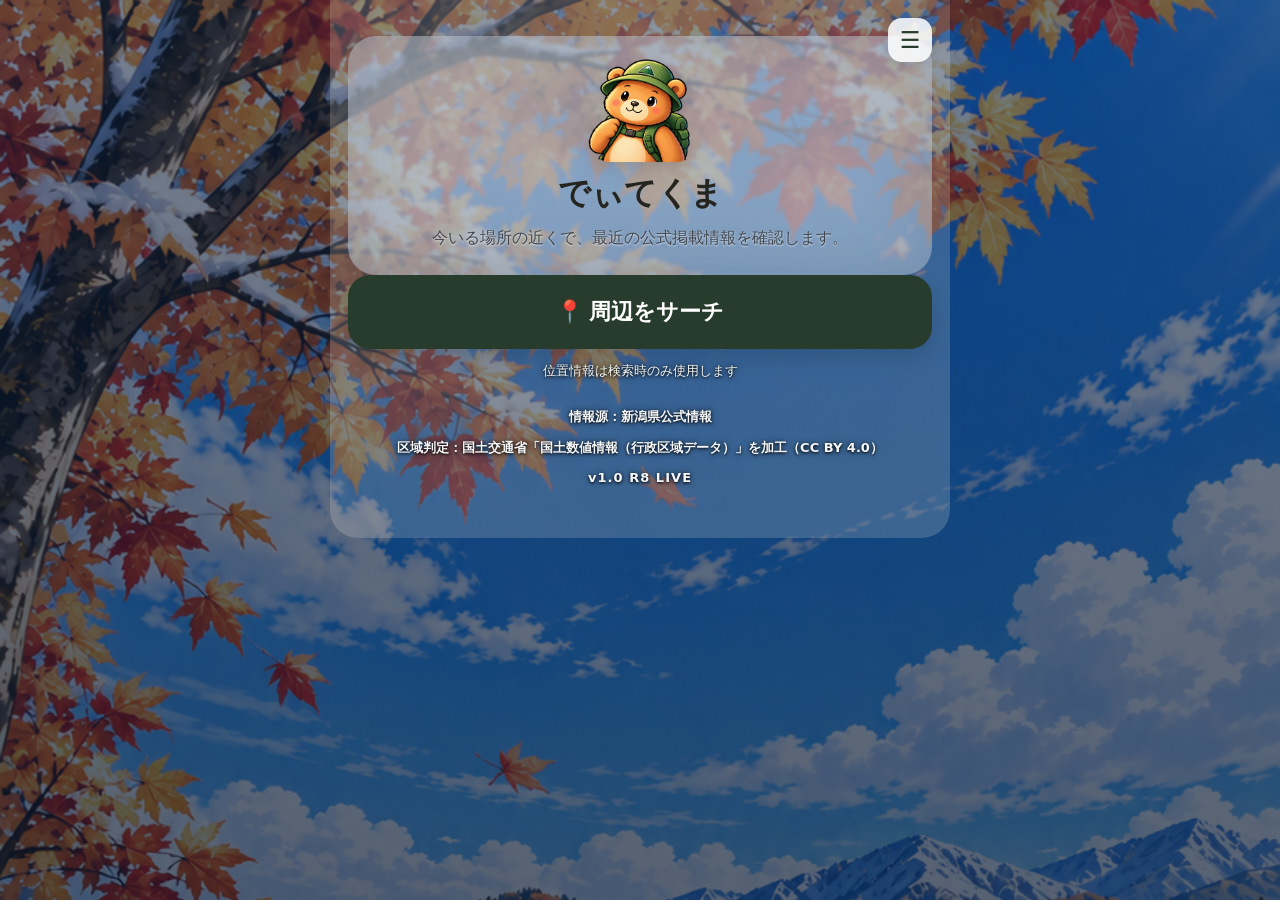
<file: index.html>
<!doctype html><html lang="ja"><head><meta charset="utf-8"><meta name="viewport" content="width=device-width,initial-scale=1,viewport-fit=cover"><meta name="theme-color" content="#f6f2e8"><meta name="application-name" content="でぃてくま"><meta name="mobile-web-app-capable" content="yes"><title>でぃてくま</title><link rel="manifest" href="/kuma-navi/manifest.webmanifest"><link rel="apple-touch-icon" href="./山歩きくまのアプリアイコン.png"><link rel="stylesheet" href="./style.css?v=20261003-18"></head><body data-reaction="normal"><main class="app"><details class="app-menu"><summary aria-label="メニュー">☰</summary><nav><a href="./privacy.html">プライバシーポリシー</a></nav></details><header><div class="bear"><img src="./assetsditekumaditekuma-normal.png" alt="でぃてくま君"></div><h1>でぃてくま</h1><p>今いる場所の近くで、<span class="nowrap">最近の公式掲載情報を確認します。</span></p></header><button id="searchBtn" class="search">📍 周辺をサーチ</button><p class="privacy">位置情報は検索時のみ使用します</p><section id="status" class="status hidden" aria-live="polite"></section><section id="results" class="results hidden"><h2>周辺の公式掲載情報</h2><div class="grid"><article><span>24時間・1km</span><strong id="r24">―</strong></article><article><span>7日・3km</span><strong id="r7">―</strong></article><article><span>30日・5km</span><strong id="r30">―</strong></article></div><div class="sighting-summaries"><article class="nearest"><span>最新の公式掲載情報</span><strong id="latest">―</strong><small id="latestDetail"></small></article><article class="nearest"><span>最寄りの公式掲載情報</span><strong id="nearest">―</strong><small id="nearestDetail"></small></article></div><p id="dataFreshness" class="freshness">取得データの更新日時：―</p><p class="notice">掲載情報がないことは、<span class="nowrap">クマがいないことを保証するものでは<br class="mobile-break">ありません。</span></p></section><footer><p>情報源：新潟県公式情報</p><p>区域判定：国土交通省「国土数値情報（行政区域データ）」を加工（CC BY 4.0）</p><p class="mode">v1.0 R8 LIVE</p></footer></main><script src="./app.js?v=20261003-31"></script></body></html>
</file>
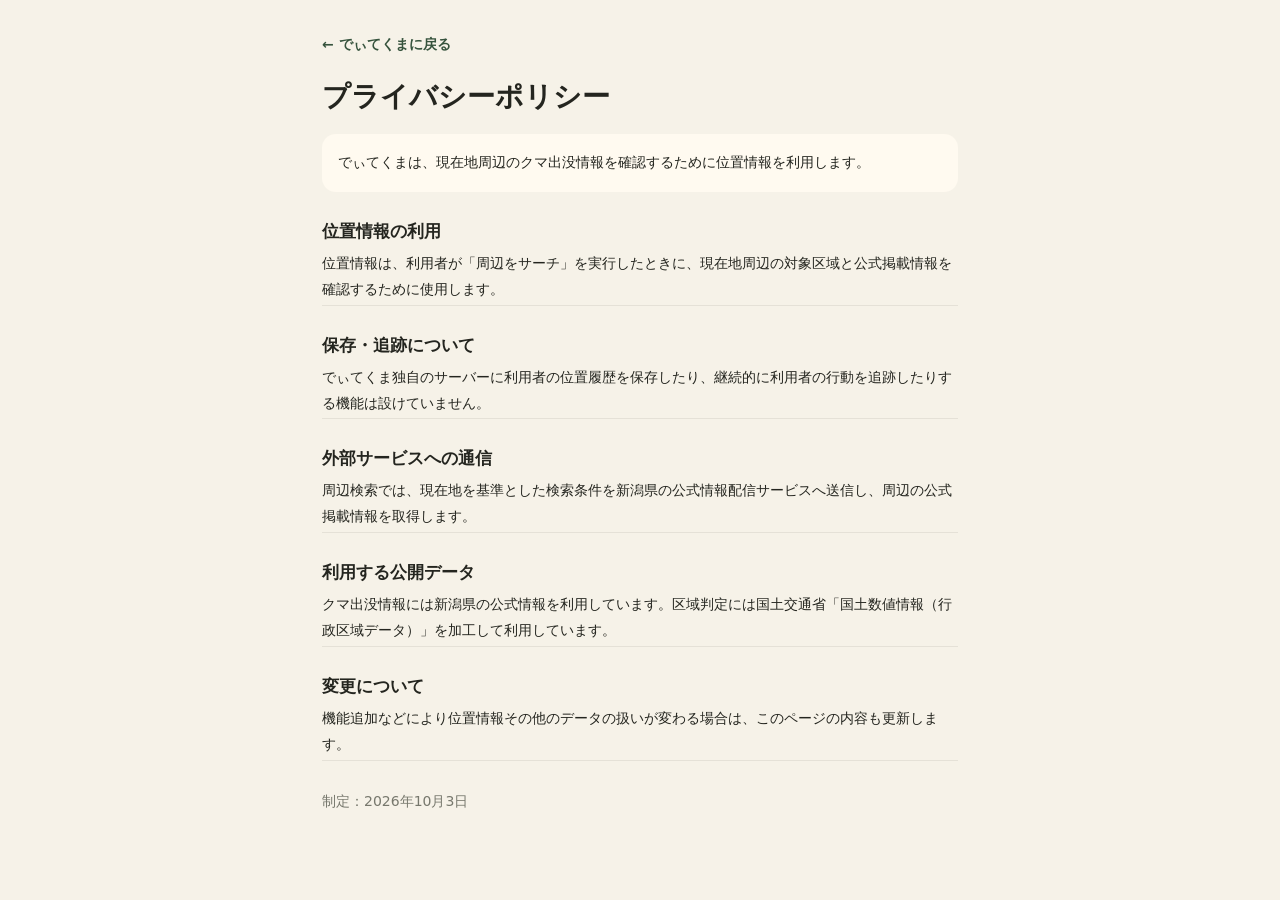
<file: privacy.html>
<!doctype html>
<html lang="ja">
<head>
<meta charset="utf-8">
<meta name="viewport" content="width=device-width,initial-scale=1,viewport-fit=cover">
<meta name="theme-color" content="#f6f2e8">
<title>プライバシーポリシー｜でぃてくま</title>
<link rel="stylesheet" href="./style.css?v=20261003-18">
</head>
<body class="policy-page">
<main class="policy">
<a class="policy-back" href="./">← でぃてくまに戻る</a>
<h1>プライバシーポリシー</h1>
<p class="policy-lead">でぃてくまは、現在地周辺のクマ出没情報を確認するために位置情報を利用します。</p>
<section>
<h2>位置情報の利用</h2>
<p>位置情報は、利用者が「周辺をサーチ」を実行したときに、現在地周辺の対象区域と公式掲載情報を確認するために使用します。</p>
</section>
<section>
<h2>保存・追跡について</h2>
<p>でぃてくま独自のサーバーに利用者の位置履歴を保存したり、継続的に利用者の行動を追跡したりする機能は設けていません。</p>
</section>
<section>
<h2>外部サービスへの通信</h2>
<p>周辺検索では、現在地を基準とした検索条件を新潟県の公式情報配信サービスへ送信し、周辺の公式掲載情報を取得します。</p>
</section>
<section>
<h2>利用する公開データ</h2>
<p>クマ出没情報には新潟県の公式情報を利用しています。区域判定には国土交通省「国土数値情報（行政区域データ）」を加工して利用しています。</p>
</section>
<section>
<h2>変更について</h2>
<p>機能追加などにより位置情報その他のデータの扱いが変わる場合は、このページの内容も更新します。</p>
</section>
<p class="policy-date">制定：2026年10月3日</p>
</main>
</body>
</html>
</file>
<file: style.css>
:root{font-family:system-ui,-apple-system,"Noto Sans JP",sans-serif;color:#24251f;background:#f6f2e8}*{box-sizing:border-box}body{margin:0}.app{max-width:620px;margin:auto;padding:36px 18px 40px;text-align:center}header{padding:14px 8px 24px}.bear{display:flex;justify-content:center;align-items:center;line-height:1}.bear img{display:block;width:112px!important;height:112px!important;max-width:112px!important;max-height:112px!important;min-width:0;min-height:0;aspect-ratio:1/1;object-fit:contain;filter:drop-shadow(0 5px 10px #0002)}h1{font-size:32px;margin:10px 0 8px}header p{color:#626358;margin:0;line-height:1.7}.search{width:100%;border:0;border-radius:22px;padding:22px;font-size:22px;font-weight:800;background:#283c2d;color:white;box-shadow:0 8px 22px #0002}.search:active{transform:scale(.99)}.search:disabled{opacity:.65}.privacy,.status,footer{font-size:13px;color:#77786d}.status{margin:22px 0;background:#fffaf0;border-radius:14px;padding:12px}.hidden{display:none}.results{text-align:left}.results h2{font-size:17px}.grid{display:grid;grid-template-columns:repeat(3,1fr);gap:8px}.grid article,.nearest{background:white;border-radius:16px;padding:14px 8px;text-align:center;box-shadow:0 2px 10px #0000000c}.grid span,.nearest span{display:block;font-size:12px;color:#666}.grid strong{display:block;font-size:25px;margin-top:5px}.nearest{margin-top:10px;padding:18px}.nearest strong{display:block;font-size:20px;margin:8px}.nearest small{display:block;color:#666}.notice{font-size:12px;color:#777;line-height:1.6;margin:14px 5px}footer{margin-top:28px}.mode{font-weight:700;letter-spacing:.08em}
@media(max-width:600px){.app{padding-top:20px}header{padding:4px 8px 16px}.bear img{width:96px!important;height:96px!important;max-width:96px!important;max-height:96px!important;border-radius:24px}h1{font-size:29px;margin:6px 0}header p{font-size:14px;line-height:1.55}.search{padding:19px}.privacy{margin:10px 0}.status{margin:12px 0}.results h2{margin:16px 0 10px}.nearest{padding:15px}.notice{margin-bottom:6px}}

/* Ditekuma mascot: hard size constraints for mobile/PWA */
.bear{width:112px;height:112px;margin:0 auto;overflow:visible;flex:none}
.bear img{width:112px!important;height:112px!important;max-width:112px!important;max-height:112px!important;min-width:0!important;min-height:0!important;object-fit:contain;object-position:center;flex:none}
@media(max-width:600px){.bear{width:96px;height:96px}.bear img{width:96px!important;height:96px!important;max-width:96px!important;max-height:96px!important}}

/* Japanese mobile line wrapping */
.nowrap{white-space:nowrap}.nearest strong{line-break:strict;word-break:keep-all;overflow-wrap:normal}.notice{line-break:strict;word-break:normal}
@media(max-width:600px){header p{font-size:13.5px}.nearest strong{font-size:18px;white-space:nowrap}.notice{font-size:11.5px}}
@media(max-width:390px){.nowrap{white-space:normal}.nearest strong{font-size:17px}}

.mobile-break{display:none}@media(max-width:600px){.mobile-break{display:block}}

/* Ditekuma reaction states: visual shell; dedicated mascot assets can replace the shared image later */
.bear{position:relative;transition:transform .25s ease,filter .25s ease}
body[data-reaction="notice"] .bear{transform:scale(1.02)}
body[data-reaction="caution"] .bear{transform:scale(1.05)}
body[data-reaction="strong"] .bear{transform:scale(1.07);filter:contrast(1.05)}
body[data-reaction="notice"] .status{border-left:4px solid #4f86a6}body[data-reaction="caution"] .status{border-left:4px solid #c99525}body[data-reaction="strong"] .status{border-left:4px solid #b94b42}
@media(prefers-reduced-motion:reduce){.bear{transition:none}}

/* Hidden developer reaction test panel */
.reaction-test{margin:24px 0 0;padding:14px;background:#fffaf0;border:1px dashed #aaa;border-radius:16px;font-size:12px}.reaction-test strong{display:block;margin-bottom:10px}.reaction-test div{display:grid;grid-template-columns:repeat(2,1fr);gap:7px}.reaction-test button{border:1px solid #d4d0c4;background:white;border-radius:10px;padding:9px;font-weight:700;color:#34352f}.reaction-test button.active{outline:2px solid #283c2d}.reaction-test small{display:block;margin-top:9px;color:#777}

/* Environment layers: season and local device time. Autumn is active in Oct/Nov. */
header{position:relative;isolation:isolate;border-radius:28px;transition:background .35s ease}
body[data-season="autumn"] header{background:radial-gradient(circle at 15% 15%,#e9b85b22 0 7%,transparent 8%),radial-gradient(circle at 85% 28%,#c9793b1f 0 6%,transparent 7%),linear-gradient(180deg,#fff8e800,rgba(205,139,62,.08))}
body[data-season="autumn"] header::before,body[data-season="autumn"] header::after{content:"🍂";position:absolute;z-index:-1;opacity:.28;font-size:22px;pointer-events:none}
body[data-season="autumn"] header::before{left:7%;top:18%}body[data-season="autumn"] header::after{right:7%;bottom:18%;transform:rotate(25deg)}
body[data-time="evening"] header{box-shadow:inset 0 0 70px #d98b3820}body[data-time="night"] header{box-shadow:inset 0 0 80px #243b4b22}
body[data-reaction="strong"] .bear{transform:scale(1.10)}

/* Okazawa seven-season atmosphere */
body[data-season="spring"] header{background:radial-gradient(circle at 14% 18%,#f4b8c733 0 6%,transparent 7%),radial-gradient(circle at 86% 30%,#f7d1da30 0 6%,transparent 7%),linear-gradient(180deg,#fffaf500,#f6cbd018)}
body[data-season="earlysummer"] header{background:radial-gradient(circle at 16% 18%,#a9d66f2b 0 7%,transparent 8%),radial-gradient(circle at 84% 26%,#d9ef9f28 0 6%,transparent 7%),linear-gradient(180deg,#fafff700,#9fcf7918)}
body[data-season="summer"] header{background:radial-gradient(circle at 18% 15%,#ffd86b30 0 8%,transparent 9%),linear-gradient(180deg,#fff8d800,#4e9f611b)}
body[data-season="earlywinter"] header{background:radial-gradient(circle at 16% 20%,#d5d9d62b 0 5%,transparent 6%),radial-gradient(circle at 85% 28%,#edf3f72e 0 5%,transparent 6%),linear-gradient(180deg,#fff0,#c4c7b51a)}
body[data-season="winter"] header{background:radial-gradient(circle at 14% 18%,#fff 0 3%,transparent 4%),radial-gradient(circle at 83% 30%,#fff 0 3%,transparent 4%),radial-gradient(circle at 70% 12%,#fff 0 2%,transparent 3%),linear-gradient(180deg,#eef6fb66,#dbe8ef30)}
body[data-season="latewinter"] header{background:radial-gradient(circle at 15% 20%,#fff 0 3%,transparent 4%),radial-gradient(circle at 84% 28%,#b7d98b2b 0 5%,transparent 6%),linear-gradient(180deg,#edf5f744,#d8e8cf22)}
body[data-season="spring"] header::before,body[data-season="spring"] header::after{content:"🌸";position:absolute;z-index:-1;opacity:.24;font-size:20px}
body[data-season="earlysummer"] header::before,body[data-season="earlysummer"] header::after{content:"🌿";position:absolute;z-index:-1;opacity:.22;font-size:20px}
body[data-season="summer"] header::before,body[data-season="summer"] header::after{content:"☀";position:absolute;z-index:-1;opacity:.15;font-size:23px}
body[data-season="earlywinter"] header::before,body[data-season="earlywinter"] header::after{content:"❄";position:absolute;z-index:-1;opacity:.20;font-size:18px}
body[data-season="winter"] header::before,body[data-season="winter"] header::after{content:"❄";position:absolute;z-index:-1;opacity:.32;font-size:20px}
body[data-season="latewinter"] header::before,body[data-season="latewinter"] header::after{content:"❄";position:absolute;z-index:-1;opacity:.18;font-size:18px}
body[data-season] header::before{left:7%;top:18%}body[data-season] header::after{right:7%;bottom:18%;transform:rotate(22deg)}
@media(prefers-reduced-motion:no-preference){body[data-season="autumn"] header::after,body[data-season="spring"] header::after,body[data-season="winter"] header::after{animation:seasonFloat 5s ease-in-out infinite alternate}@keyframes seasonFloat{to{transform:translateY(7px) rotate(30deg)}}}

/* Developer environment test controls */
.reaction-test .test-title{margin:14px 0 7px}.reaction-test .season-grid{display:grid;grid-template-columns:repeat(4,1fr);gap:6px}.reaction-test .time-grid{display:grid;grid-template-columns:repeat(3,1fr);gap:6px}.reaction-test .auto-env{width:100%;margin-top:9px;background:#f2efe5}.reaction-test .season-grid button,.reaction-test .time-grid button{padding:8px 4px}

/* Fine seasonal transitions for automatic mode */
body[data-season="spring"][data-month="4"] header::before,body[data-season="spring"][data-month="4"] header::after{opacity:.34}
body[data-season="spring"][data-month="5"] header::before,body[data-season="spring"][data-month="5"] header::after{content:"🌿";opacity:.24}
body[data-season="spring"][data-month="5"] header{background:radial-gradient(circle at 14% 18%,#b8d98b2b 0 6%,transparent 7%),radial-gradient(circle at 86% 30%,#f4c9d51d 0 5%,transparent 6%),linear-gradient(180deg,#fffaf500,#cde6b51b)}
body[data-season="earlysummer"] header{background:radial-gradient(circle at 16% 18%,#91c95c32 0 7%,transparent 8%),radial-gradient(circle at 84% 26%,#d9ef9f2e 0 6%,transparent 7%),linear-gradient(180deg,#fafff700,#8fc76c20)}
body[data-season="earlywinter"] header{background:radial-gradient(circle at 16% 20%,#b9a77d20 0 6%,transparent 7%),radial-gradient(circle at 85% 28%,#edf3f72e 0 5%,transparent 6%),linear-gradient(180deg,#fff0,#bfc5b91e)}

.reaction-test .month-grid{display:grid;grid-template-columns:repeat(4,1fr);gap:6px}.reaction-test .month-grid button{padding:8px 4px}

.diagnostic{margin:20px 0;padding:14px;text-align:left;background:#fff;border:1px solid #d7d2c5;border-radius:16px}.diagnostic strong{display:block;margin-bottom:8px}.diagnostic pre{margin:0;white-space:pre-wrap;overflow-wrap:anywhere;font:12px/1.55 ui-monospace,SFMono-Regular,Consolas,monospace;color:#34352f}


/* Latest + nearest official sighting summaries */
.sighting-summaries{display:grid;gap:10px;margin-top:10px}.sighting-summaries .nearest{margin-top:0}.nearest small{white-space:pre-line;line-height:1.7}


/* v1.1 design trial: illustrated autumn background */
body[data-season="autumn"]{
  min-height:100vh;
  background:
    linear-gradient(rgba(246,242,232,.72),rgba(246,242,232,.82)),
    url("./background-autumn-web.png") center top/cover fixed no-repeat;
}
body[data-season="autumn"] .app{
  background:rgba(246,242,232,.28);
  border-radius:0 0 28px 28px;
}
body[data-season="autumn"] header{
  background:rgba(255,250,240,.52);
  backdrop-filter:blur(2px);
  -webkit-backdrop-filter:blur(2px);
}
body[data-season="autumn"] .status,
body[data-season="autumn"] .grid article,
body[data-season="autumn"] .nearest{
  background:rgba(255,255,255,.90);
  backdrop-filter:blur(3px);
  -webkit-backdrop-filter:blur(3px);
}
@media(max-width:600px){
  body[data-season="autumn"]{background-attachment:scroll;background-position:center top}
}

/* v1.1 autumn readability tuning */
body[data-season="autumn"]{
  background:
    linear-gradient(rgba(246,242,232,.58),rgba(246,242,232,.68)),
    url("./background-autumn-web.png") center top/cover fixed no-repeat;
}
body[data-season="autumn"] .app{background:rgba(246,242,232,.18)}
body[data-season="autumn"] header{
  background:rgba(255,250,240,.42);
  backdrop-filter:blur(1.5px);
  -webkit-backdrop-filter:blur(1.5px);
}
body[data-season="autumn"] header::before,
body[data-season="autumn"] header::after{display:none}
body[data-season="autumn"] .privacy,
body[data-season="autumn"] footer{
  color:#55584f;
  text-shadow:0 1px 2px rgba(255,255,255,.9);
}
body[data-season="autumn"] .status,
body[data-season="autumn"] .grid article,
body[data-season="autumn"] .nearest{background:rgba(255,255,255,.88)}
@media(max-width:600px){
  body[data-season="autumn"]{background-attachment:scroll;background-position:center top}
}

/* v1.1 seven-season illustrated backgrounds */
body[data-season]{min-height:100vh;background-position:center top;background-size:cover;background-attachment:fixed;background-repeat:no-repeat}
body[data-season="spring"]{background-image:linear-gradient(rgba(246,242,232,.58),rgba(246,242,232,.68)),url("./background-spring.png")}
body[data-season="earlysummer"]{background-image:linear-gradient(rgba(246,242,232,.58),rgba(246,242,232,.68)),url("./background-earlysummer.png")}
body[data-season="summer"]{background-image:linear-gradient(rgba(246,242,232,.58),rgba(246,242,232,.68)),url("./background-summer.png")}
body[data-season="autumn"]{background-image:linear-gradient(rgba(246,242,232,.58),rgba(246,242,232,.68)),url("./background-autumn-web.png")}
body[data-season="earlywinter"]{background-image:linear-gradient(rgba(246,242,232,.58),rgba(246,242,232,.68)),url("./background-earlywinter.png")}
body[data-season="winter"]{background-image:linear-gradient(rgba(246,242,232,.58),rgba(246,242,232,.68)),url("./background-winter.png")}
body[data-season="latewinter"]{background-image:linear-gradient(rgba(246,242,232,.58),rgba(246,242,232,.68)),url("./background-latewinter.png")}
body[data-season] .app{background:rgba(246,242,232,.18);border-radius:0 0 28px 28px}
body[data-season] header{background:rgba(255,250,240,.42);backdrop-filter:blur(1.5px);-webkit-backdrop-filter:blur(1.5px)}
body[data-season] header::before,body[data-season] header::after{display:none}
body[data-season] .privacy,body[data-season] footer{color:#55584f;text-shadow:0 1px 2px rgba(255,255,255,.9)}
body[data-season] .status,body[data-season] .grid article,body[data-season] .nearest{background:rgba(255,255,255,.88);backdrop-filter:blur(3px);-webkit-backdrop-filter:blur(3px)}
@media(max-width:600px){body[data-season]{background-attachment:scroll;background-position:center top}}

/* v1.1 time-of-day light layer: season stays unchanged; only atmosphere shifts */
body[data-season][data-time="day"]{background-blend-mode:normal}
body[data-season][data-time="evening"]{
  background-image:
    linear-gradient(rgba(214,126,67,.18),rgba(91,68,91,.22)),
    var(--season-image);
}
body[data-season][data-time="night"]{
  background-image:
    linear-gradient(rgba(20,39,62,.48),rgba(10,27,47,.58)),
    var(--season-image);
}
body[data-season="spring"]{--season-image:url("./background-spring.png")}
body[data-season="earlysummer"]{--season-image:url("./background-earlysummer.png")}
body[data-season="summer"]{--season-image:url("./background-summer.png")}
body[data-season="autumn"]{--season-image:url("./background-autumn-web.png")}
body[data-season="earlywinter"]{--season-image:url("./background-earlywinter.png")}
body[data-season="winter"]{--season-image:url("./background-winter.png")}
body[data-season="latewinter"]{--season-image:url("./background-latewinter.png")}
body[data-season][data-time="evening"] header{background:rgba(255,244,226,.46);box-shadow:inset 0 0 70px rgba(217,139,56,.10)}
body[data-season][data-time="night"] header{background:rgba(235,241,246,.44);box-shadow:inset 0 0 80px rgba(36,59,75,.14)}
body[data-season][data-time="night"] .privacy,
body[data-season][data-time="night"] footer{color:#eef3f5;text-shadow:0 1px 3px rgba(0,0,0,.65)}

/* v1.1 time-of-day tuning: warm day, soft sunset, deeper night */
body[data-season][data-time="day"]{
  background-image:
    linear-gradient(rgba(238,181,125,.10),rgba(225,166,116,.13)),
    var(--season-image);
}
body[data-season][data-time="evening"]{
  background-image:
    linear-gradient(rgba(244,153,116,.20),rgba(184,119,145,.24)),
    var(--season-image);
}
body[data-season][data-time="night"]{
  background-image:
    linear-gradient(rgba(18,38,68,.58),rgba(8,25,49,.68)),
    var(--season-image);
}
body[data-season][data-time="day"] header{background:rgba(255,250,240,.42);box-shadow:none}
body[data-season][data-time="evening"] header{background:rgba(255,239,229,.44);box-shadow:inset 0 0 70px rgba(226,132,84,.10)}
body[data-season][data-time="night"] header{background:rgba(226,235,245,.46);box-shadow:inset 0 0 80px rgba(24,47,76,.18)}

/* v1.1 evening tuning: clearer soft sunset */
body[data-season][data-time="evening"]{
  background-image:
    linear-gradient(rgba(246,137,94,.25),rgba(194,104,142,.29)),
    var(--season-image);
}
body[data-season][data-time="evening"] header{
  background:rgba(255,235,224,.45);
  box-shadow:inset 0 0 72px rgba(232,119,74,.13);
}

/* v1.1 autumn dedicated evening/night artwork test */
body[data-season="autumn"][data-time="evening"]{
  background-image:
    linear-gradient(rgba(246,242,232,.12),rgba(246,242,232,.18)),
    url("./background-autumn-evening.png");
}
body[data-season="autumn"][data-time="night"]{
  background-image:
    linear-gradient(rgba(10,24,43,.10),rgba(7,20,38,.18)),
    url("./background-autumn-night.png");
}

/* v1.1 result/footer readability over illustrated backgrounds */
body[data-season] .freshness,
body[data-season] .notice{
  color:#2f302b;
  font-weight:700;
  text-shadow:0 1px 2px rgba(255,255,255,.95),0 0 5px rgba(255,255,255,.72);
}
body[data-season] .freshness{
  display:inline-block;
  margin:14px 4px 6px;
  padding:5px 9px;
  border-radius:9px;
  background:rgba(255,255,255,.42);
}
body[data-season] .notice{
  display:inline-block;
  margin:8px 5px 6px;
  padding:6px 10px;
  border-radius:9px;
  background:rgba(255,255,255,.46);
}
body[data-season] footer{
  color:#343630;
  font-weight:650;
  text-shadow:0 1px 2px rgba(255,255,255,.98),0 0 6px rgba(255,255,255,.82);
}
body[data-season][data-time="night"] .freshness,
body[data-season][data-time="night"] .notice,
body[data-season][data-time="night"] footer{
  color:#f5f7f8;
  text-shadow:0 1px 3px rgba(0,0,0,.9),0 0 6px rgba(0,0,0,.58);
}
body[data-season][data-time="night"] .freshness,
body[data-season][data-time="night"] .notice{
  background:rgba(20,31,43,.42);
}

/* v1.1 results heading readability at night */
body[data-season][data-time="night"] .results h2{
  color:#f7f3e8;
  font-weight:800;
  text-shadow:0 2px 4px rgba(0,0,0,.92),0 0 7px rgba(0,0,0,.62);
}

/* v1.1 supporting text readability across time-of-day backgrounds */
body[data-season] .privacy{
  color:#4b4d47;
  font-weight:500;
  text-shadow:0 1px 2px rgba(255,255,255,.96),0 0 4px rgba(255,255,255,.65);
}
body[data-season][data-time="night"] .privacy{
  color:#f4f5f2;
  text-shadow:0 1px 3px rgba(0,0,0,.92),0 0 6px rgba(0,0,0,.62);
}
body[data-season] header p{
  color:#555850;
  text-shadow:0 1px 2px rgba(255,255,255,.72);
}
body[data-season][data-time="night"] header p{
  color:#3f4650;
  text-shadow:0 1px 2px rgba(255,255,255,.70);
}

/* v1.1 results heading: consistent white treatment across all seasonal artwork */
body[data-season] .results h2{
  color:#fffdf5;
  font-weight:800;
  text-shadow:0 2px 4px rgba(0,0,0,.88),0 0 7px rgba(0,0,0,.55);
}


/* App menu */
.app{position:relative}
.app-menu{position:absolute;top:18px;right:18px;z-index:20;text-align:left}
.app-menu summary{list-style:none;width:44px;height:44px;display:grid;place-items:center;border-radius:14px;background:rgba(255,255,255,.86);box-shadow:0 2px 10px #0002;font-size:23px;font-weight:800;cursor:pointer;color:#283c2d}
.app-menu summary::-webkit-details-marker{display:none}
.app-menu nav{position:absolute;right:0;top:52px;min-width:210px;padding:8px;background:rgba(255,255,255,.97);border-radius:14px;box-shadow:0 8px 24px #0003}
.app-menu nav a{display:block;padding:12px 14px;border-radius:10px;color:#283c2d;text-decoration:none;font-size:14px;font-weight:700;white-space:nowrap}
.app-menu nav a:active{background:#f1eee4}
@media(max-width:600px){.app-menu{top:12px;right:14px}.app-menu summary{width:40px;height:40px;font-size:21px}}

/* Privacy policy */
.policy-page{min-height:100vh;background:#f6f2e8;color:#24251f}
.policy{max-width:680px;margin:0 auto;padding:34px 22px 56px;text-align:left}
.policy h1{font-size:28px;margin:24px 0 18px}
.policy h2{font-size:17px;margin:28px 0 8px}
.policy p{font-size:14px;line-height:1.85;margin:0}
.policy section{padding-bottom:2px;border-bottom:1px solid rgba(80,80,70,.10)}
.policy-back{display:inline-block;color:#36533d;text-decoration:none;font-size:14px;font-weight:700}
.policy-lead{padding:16px;background:#fffaf0;border-radius:14px}
.policy-date{margin-top:28px!important;color:#77786d}
</file>
